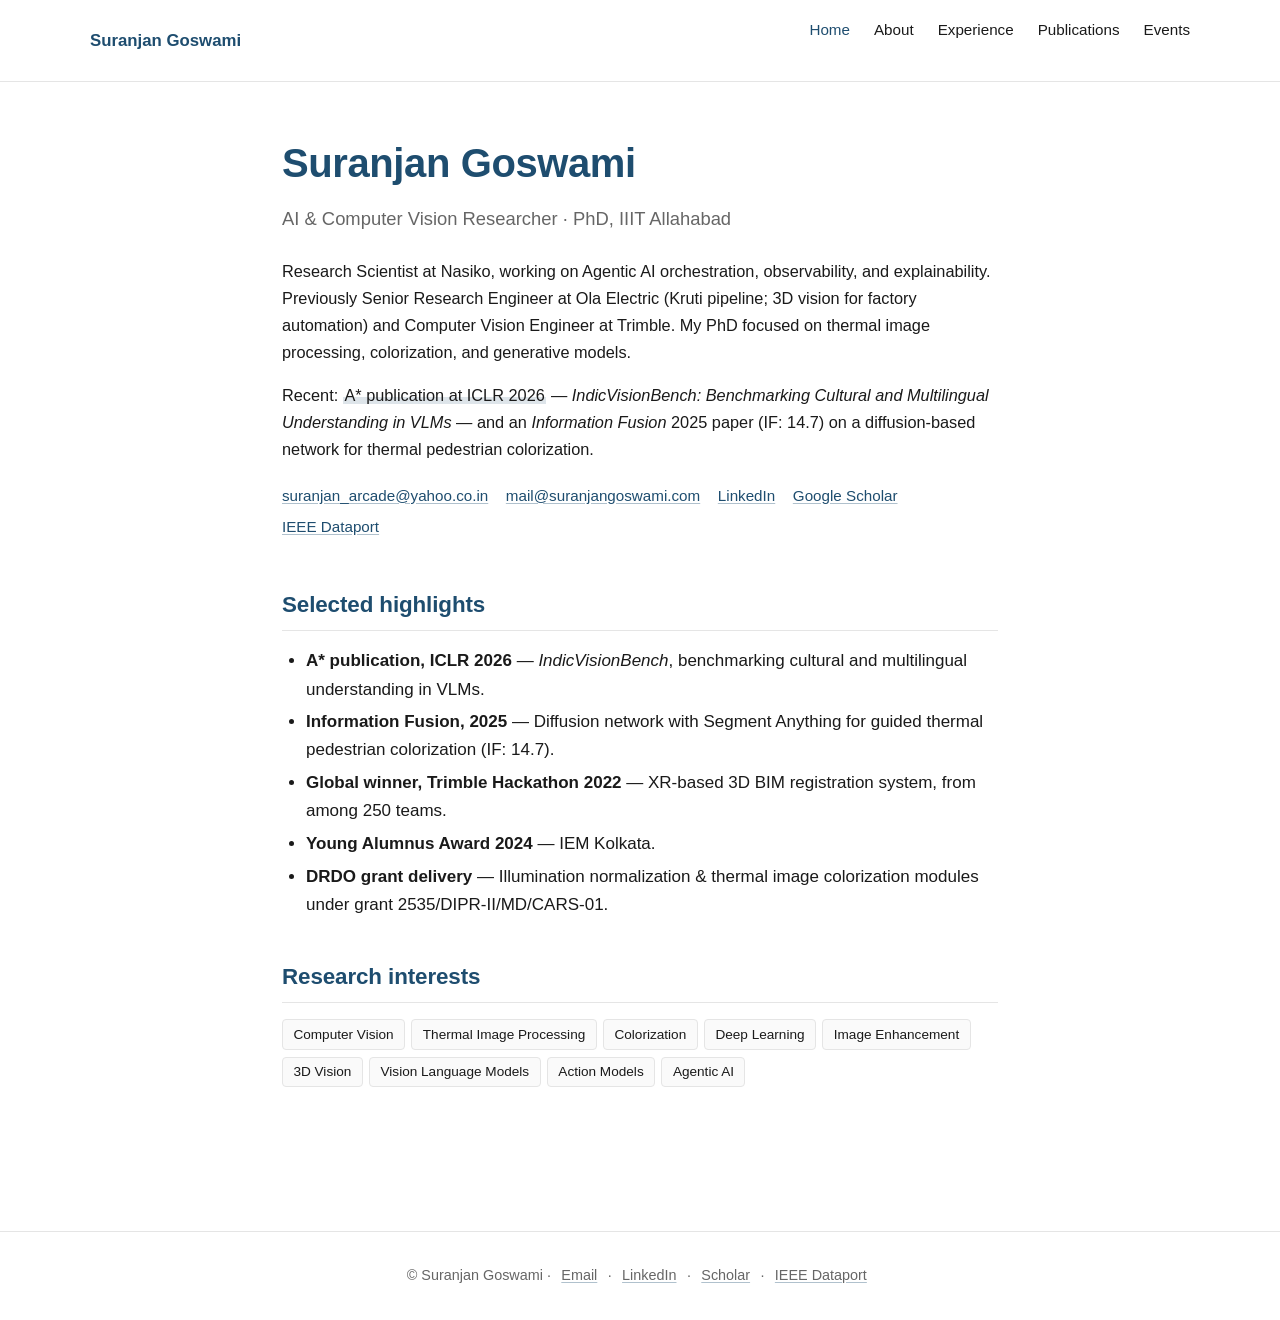
<file: index.html>
<!doctype html>
<html lang="en">
<head>
  <meta charset="utf-8">
  <meta name="viewport" content="width=device-width, initial-scale=1">
  <title>Suranjan Goswami — AI &amp; Computer Vision Researcher</title>
  <meta name="description" content="Suranjan Goswami — PhD, AI and Computer Vision researcher. Research Scientist at Nasiko. Agentic AI, 3D vision, thermal image processing. A* ICLR 2026 publication.">
  <link rel="stylesheet" href="/styles.css">
  <link rel="canonical" href="https://suranjangoswami.com/">
  <meta property="og:type" content="website">
  <meta property="og:url" content="https://suranjangoswami.com/">
  <meta property="og:title" content="Suranjan Goswami — AI &amp; Computer Vision Researcher">
  <meta property="og:description" content="Suranjan Goswami — PhD, AI and Computer Vision researcher. Research Scientist at Nasiko. Agentic AI, 3D vision, thermal image processing. A* ICLR 2026 publication.">
  <meta property="og:image" content="https://res.cloudinary.com/wbtgpw3v/image/upload/w_1200,h_630,c_fill,g_auto,f_auto,q_auto/talks/DSC00948">
  <meta property="og:image:width" content="1200">
  <meta property="og:image:height" content="630">
  <meta property="og:image:alt" content="Suranjan Goswami — AI &amp; Computer Vision Researcher · PhD, IIIT Allahabad">
  <meta name="twitter:card" content="summary_large_image">
  <meta name="twitter:title" content="Suranjan Goswami — AI &amp; Computer Vision Researcher">
  <meta name="twitter:description" content="Suranjan Goswami — PhD, AI and Computer Vision researcher. Research Scientist at Nasiko. Agentic AI, 3D vision, thermal image processing. A* ICLR 2026 publication.">
  <meta name="twitter:image" content="https://res.cloudinary.com/wbtgpw3v/image/upload/w_1200,h_630,c_fill,g_auto,f_auto,q_auto/talks/DSC00948">
</head>
<body>
<!-- ================================================================
     AUTO-GENERATED by sync.py from content/*.txt.
     Do NOT edit this HTML by hand — your changes will be overwritten
     the next time you run `python3 sync.py`.
     To change site content, edit the matching file in content/,
     then re-run sync.py.
     ================================================================ -->
  <nav>
    <div class="inner">
      <a href="/" class="brand">Suranjan Goswami</a>
      <ul>
        <li><a href="/" class="active">Home</a></li>
        <li><a href="/about/">About</a></li>
        <li><a href="/experience/">Experience</a></li>
        <li><a href="/publications/">Publications</a></li>
        <li><a href="/talks/">Events</a></li>
      </ul>
    </div>
  </nav>

  <main>
    <section class="hero">
      <h1>Suranjan Goswami</h1>
      <p class="tagline">AI &amp; Computer Vision Researcher · PhD, IIIT Allahabad</p>
      <p>Research Scientist at Nasiko, working on Agentic AI orchestration, observability, and explainability. Previously Senior Research Engineer at Ola Electric (Kruti pipeline; 3D vision for factory automation) and Computer Vision Engineer at Trimble. My PhD focused on thermal image processing, colorization, and generative models.</p>
      <p>Recent: <span class="highlight">A* publication at ICLR 2026</span> — <em>IndicVisionBench: Benchmarking Cultural and Multilingual Understanding in VLMs</em> — and an <em>Information Fusion</em> 2025 paper (IF: 14.7) on a diffusion-based network for thermal pedestrian colorization.</p>
      <div class="contact-links">
        <a href="mailto:suranjan_arcade@yahoo.co.in">suranjan_arcade@yahoo.co.in</a>
        <a href="mailto:mail@suranjangoswami.com">mail@suranjangoswami.com</a>
        <a href="https://www.linkedin.com/in/suranjan-goswami/">LinkedIn</a>
        <a href="https://scholar.google.com/citations?user=N1s3fL4AAAAJ&amp;hl=en">Google Scholar</a>
        <a href="https://ieee-dataport.org/authors/suranjan-goswami">IEEE Dataport</a>
      </div>
    </section>

    <section>
      <h2>Selected highlights</h2>
      <ul>
        <li><strong>A* publication, ICLR 2026</strong> — <em>IndicVisionBench</em>, benchmarking cultural and multilingual understanding in VLMs.</li>
        <li><strong>Information Fusion, 2025</strong> — Diffusion network with Segment Anything for guided thermal pedestrian colorization (IF: 14.7).</li>
        <li><strong>Global winner, Trimble Hackathon 2022</strong> — XR-based 3D BIM registration system, from among 250 teams.</li>
        <li><strong>Young Alumnus Award 2024</strong> — IEM Kolkata.</li>
        <li><strong>DRDO grant delivery</strong> — Illumination normalization &amp; thermal image colorization modules under grant 2535/DIPR-II/MD/CARS-01.</li>
      </ul>
    </section>

    <section>
      <h2>Research interests</h2>
      <div class="skill-tags">
        <span class="skill-tag">Computer Vision</span>
        <span class="skill-tag">Thermal Image Processing</span>
        <span class="skill-tag">Colorization</span>
        <span class="skill-tag">Deep Learning</span>
        <span class="skill-tag">Image Enhancement</span>
        <span class="skill-tag">3D Vision</span>
        <span class="skill-tag">Vision Language Models</span>
        <span class="skill-tag">Action Models</span>
        <span class="skill-tag">Agentic AI</span>
      </div>
    </section>
  </main>

  <footer>
    <div>
      © Suranjan Goswami ·
      <a href="mailto:suranjan_arcade@yahoo.co.in">Email</a> ·
      <a href="https://www.linkedin.com/in/suranjan-goswami/">LinkedIn</a> ·
      <a href="https://scholar.google.com/citations?user=N1s3fL4AAAAJ&amp;hl=en">Scholar</a> ·
      <a href="https://ieee-dataport.org/authors/suranjan-goswami">IEEE Dataport</a>
    </div>
  </footer>
</body>
</html>
</file>
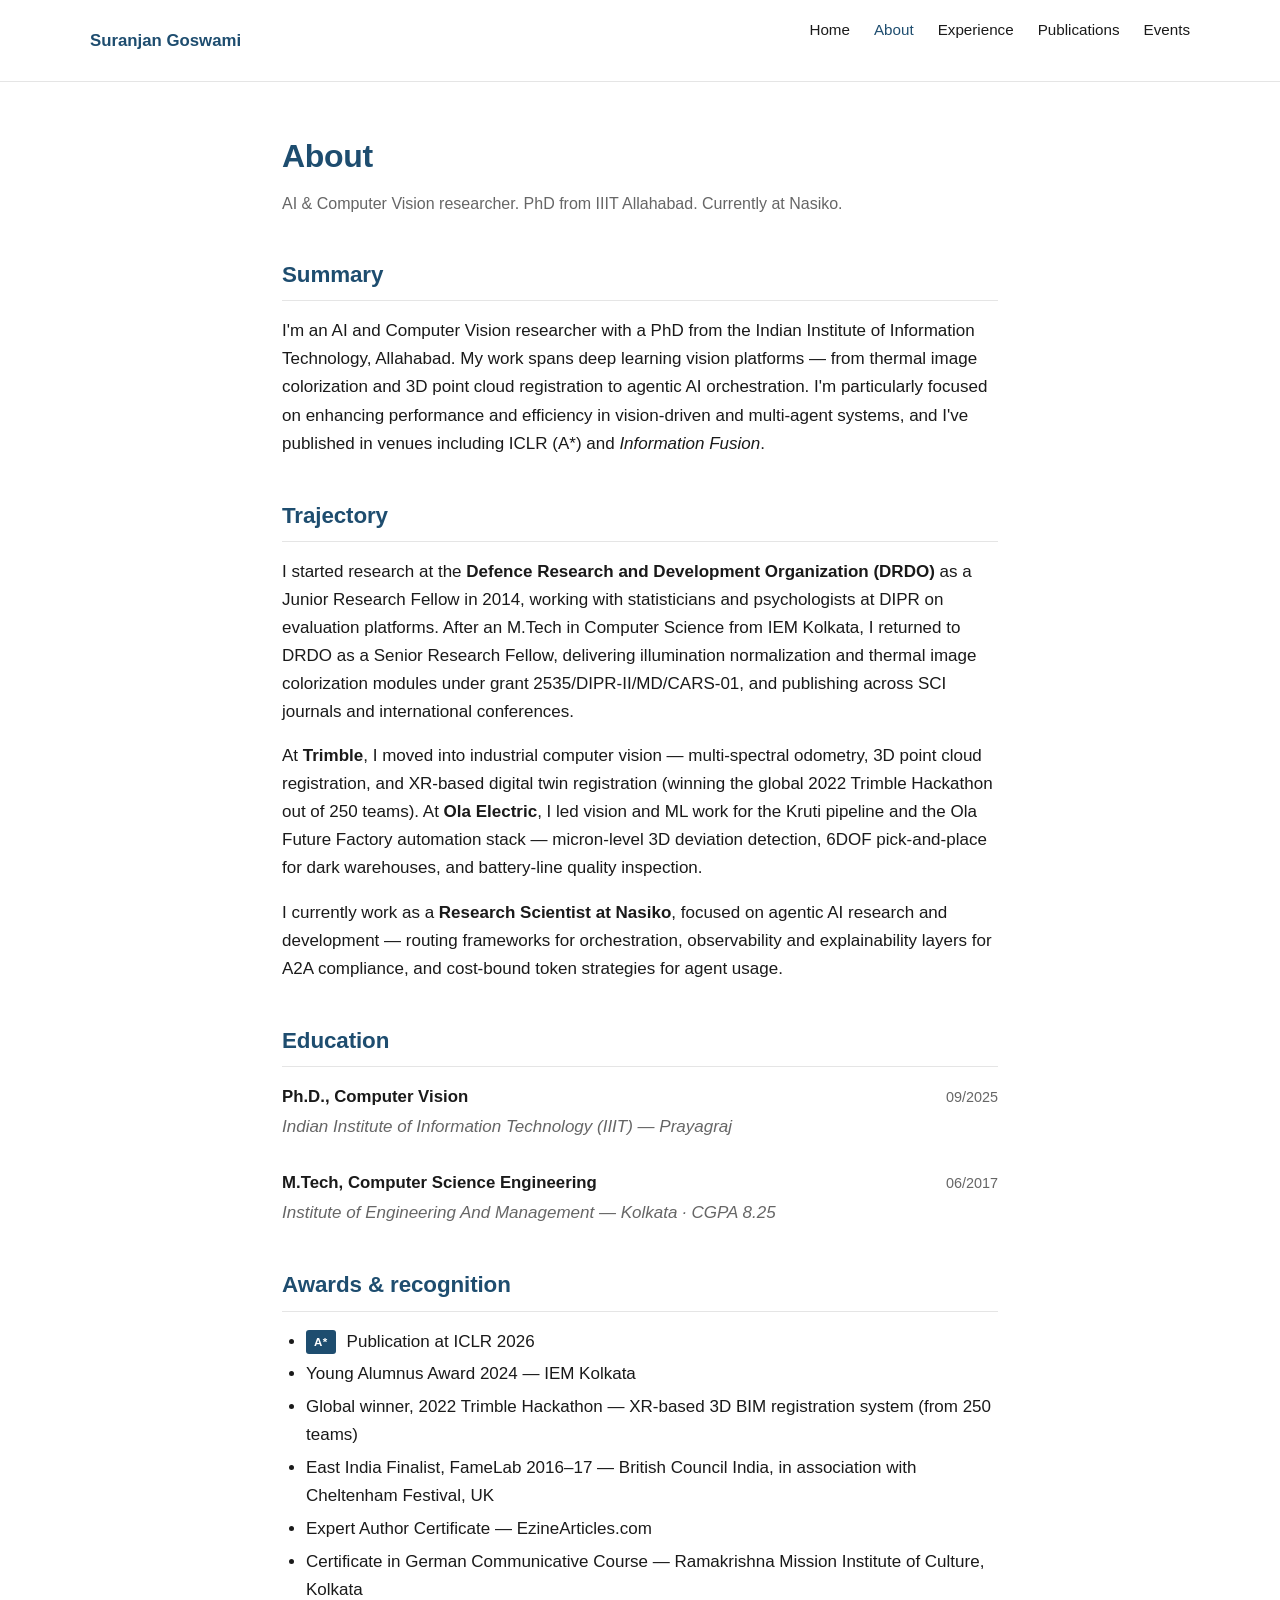
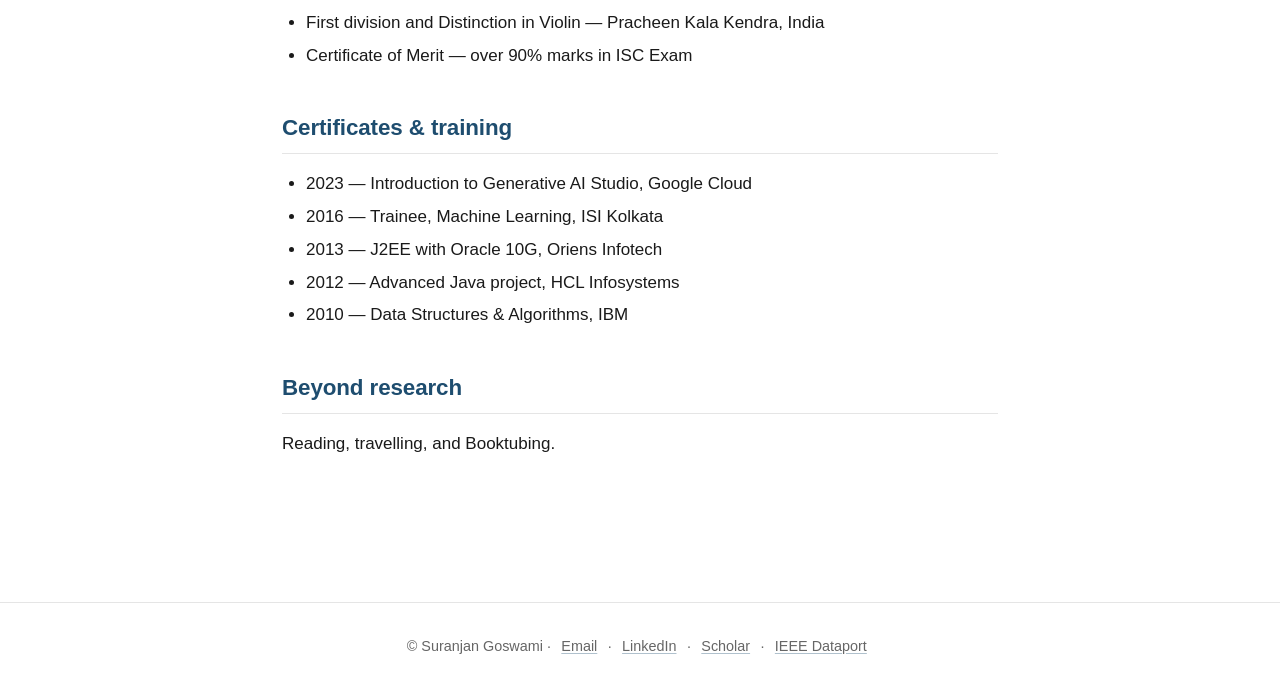
<file: about/index.html>
<!doctype html>
<html lang="en">
<head>
  <meta charset="utf-8">
  <meta name="viewport" content="width=device-width, initial-scale=1">
  <title>About — Suranjan Goswami</title>
  <meta name="description" content="About Suranjan Goswami — AI &amp; Computer Vision researcher, PhD from IIIT Allahabad. Background, education, awards, and hobbies.">
  <link rel="stylesheet" href="/styles.css">
  <link rel="canonical" href="https://suranjangoswami.com/about/">
  <meta property="og:type" content="website">
  <meta property="og:url" content="https://suranjangoswami.com/about/">
  <meta property="og:title" content="About — Suranjan Goswami">
  <meta property="og:description" content="About Suranjan Goswami — AI &amp; Computer Vision researcher, PhD from IIIT Allahabad. Background, education, awards, and hobbies.">
  <meta property="og:image" content="https://res.cloudinary.com/wbtgpw3v/image/upload/w_1200,h_630,c_fill,g_auto,f_auto,q_auto/talks/DSC00948">
  <meta property="og:image:width" content="1200">
  <meta property="og:image:height" content="630">
  <meta property="og:image:alt" content="Suranjan Goswami — AI &amp; Computer Vision Researcher · PhD, IIIT Allahabad">
  <meta name="twitter:card" content="summary_large_image">
  <meta name="twitter:title" content="About — Suranjan Goswami">
  <meta name="twitter:description" content="About Suranjan Goswami — AI &amp; Computer Vision researcher, PhD from IIIT Allahabad. Background, education, awards, and hobbies.">
  <meta name="twitter:image" content="https://res.cloudinary.com/wbtgpw3v/image/upload/w_1200,h_630,c_fill,g_auto,f_auto,q_auto/talks/DSC00948">
</head>
<body>
<!-- ================================================================
     AUTO-GENERATED by sync.py from content/*.txt.
     Do NOT edit this HTML by hand — your changes will be overwritten
     the next time you run `python3 sync.py`.
     To change site content, edit the matching file in content/,
     then re-run sync.py.
     ================================================================ -->
  <nav>
    <div class="inner">
      <a href="/" class="brand">Suranjan Goswami</a>
      <ul>
        <li><a href="/">Home</a></li>
        <li><a href="/about/" class="active">About</a></li>
        <li><a href="/experience/">Experience</a></li>
        <li><a href="/publications/">Publications</a></li>
        <li><a href="/talks/">Events</a></li>
      </ul>
    </div>
  </nav>

  <main>
    <h1>About</h1>
    <p class="section-lead">AI &amp; Computer Vision researcher. PhD from IIIT Allahabad. Currently at Nasiko.</p>

    <section>
      <h2>Summary</h2>
      <p>I&#x27;m an AI and Computer Vision researcher with a PhD from the Indian Institute of Information Technology, Allahabad. My work spans deep learning vision platforms — from thermal image colorization and 3D point cloud registration to agentic AI orchestration. I&#x27;m particularly focused on enhancing performance and efficiency in vision-driven and multi-agent systems, and I&#x27;ve published in venues including ICLR (A*) and <em>Information Fusion</em>.</p>
    </section>

    <section>
      <h2>Trajectory</h2>
      <p>I started research at the <strong>Defence Research and Development Organization (DRDO)</strong> as a Junior Research Fellow in 2014, working with statisticians and psychologists at DIPR on evaluation platforms. After an M.Tech in Computer Science from IEM Kolkata, I returned to DRDO as a Senior Research Fellow, delivering illumination normalization and thermal image colorization modules under grant 2535/DIPR-II/MD/CARS-01, and publishing across SCI journals and international conferences.</p>
      <p>At <strong>Trimble</strong>, I moved into industrial computer vision — multi-spectral odometry, 3D point cloud registration, and XR-based digital twin registration (winning the global 2022 Trimble Hackathon out of 250 teams). At <strong>Ola Electric</strong>, I led vision and ML work for the Kruti pipeline and the Ola Future Factory automation stack — micron-level 3D deviation detection, 6DOF pick-and-place for dark warehouses, and battery-line quality inspection.</p>
      <p>I currently work as a <strong>Research Scientist at Nasiko</strong>, focused on agentic AI research and development — routing frameworks for orchestration, observability and explainability layers for A2A compliance, and cost-bound token strategies for agent usage.</p>
    </section>

    <section>
      <h2>Education</h2>
      <div class="job">
        <div class="job-header">
          <span class="job-title">Ph.D., Computer Vision</span>
          <span class="job-dates">09/2025</span>
        </div>
        <div class="job-org">Indian Institute of Information Technology (IIIT) — Prayagraj</div>
      </div>
      <div class="job">
        <div class="job-header">
          <span class="job-title">M.Tech, Computer Science Engineering</span>
          <span class="job-dates">06/2017</span>
        </div>
        <div class="job-org">Institute of Engineering And Management — Kolkata · CGPA 8.25</div>
      </div>
    </section>

    <section>
      <h2>Awards &amp; recognition</h2>
      <ul>
        <li><span class="badge">A*</span> Publication at ICLR 2026</li>
        <li>Young Alumnus Award 2024 — IEM Kolkata</li>
        <li>Global winner, 2022 Trimble Hackathon — XR-based 3D BIM registration system (from 250 teams)</li>
        <li>East India Finalist, FameLab 2016–17 — British Council India, in association with Cheltenham Festival, UK</li>
        <li>Expert Author Certificate — EzineArticles.com</li>
        <li>Certificate in German Communicative Course — Ramakrishna Mission Institute of Culture, Kolkata</li>
        <li>First division and Distinction in Violin — Pracheen Kala Kendra, India</li>
        <li>Certificate of Merit — over 90% marks in ISC Exam</li>
      </ul>
    </section>

    <section>
      <h2>Certificates &amp; training</h2>
      <ul>
        <li>2023 — Introduction to Generative AI Studio, Google Cloud</li>
        <li>2016 — Trainee, Machine Learning, ISI Kolkata</li>
        <li>2013 — J2EE with Oracle 10G, Oriens Infotech</li>
        <li>2012 — Advanced Java project, HCL Infosystems</li>
        <li>2010 — Data Structures &amp; Algorithms, IBM</li>
      </ul>
    </section>

    <section>
      <h2>Beyond research</h2>
      <p>Reading, travelling, and Booktubing.</p>
    </section>
  </main>

  <footer>
    <div>
      © Suranjan Goswami ·
      <a href="mailto:suranjan_arcade@yahoo.co.in">Email</a> ·
      <a href="https://www.linkedin.com/in/suranjan-goswami/">LinkedIn</a> ·
      <a href="https://scholar.google.com/citations?user=N1s3fL4AAAAJ&amp;hl=en">Scholar</a> ·
      <a href="https://ieee-dataport.org/authors/suranjan-goswami">IEEE Dataport</a>
    </div>
  </footer>
</body>
</html>
</file>
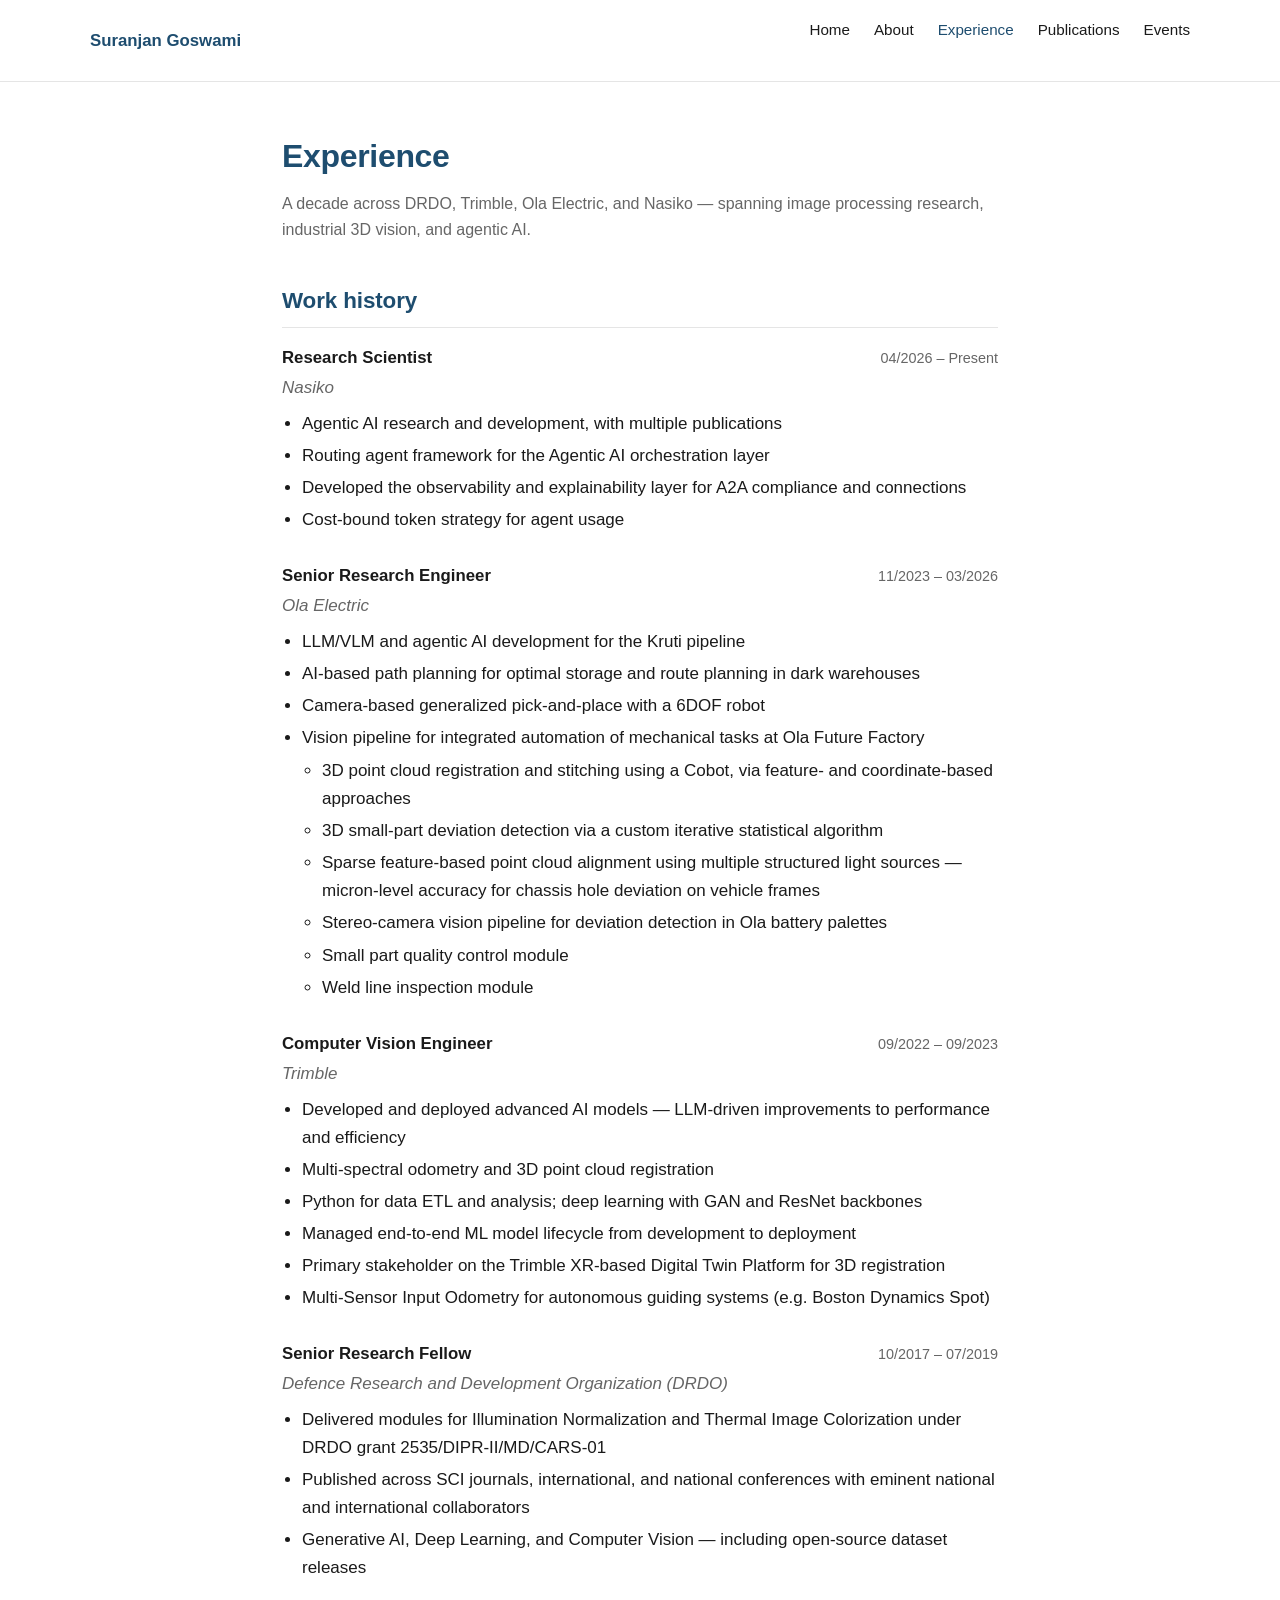
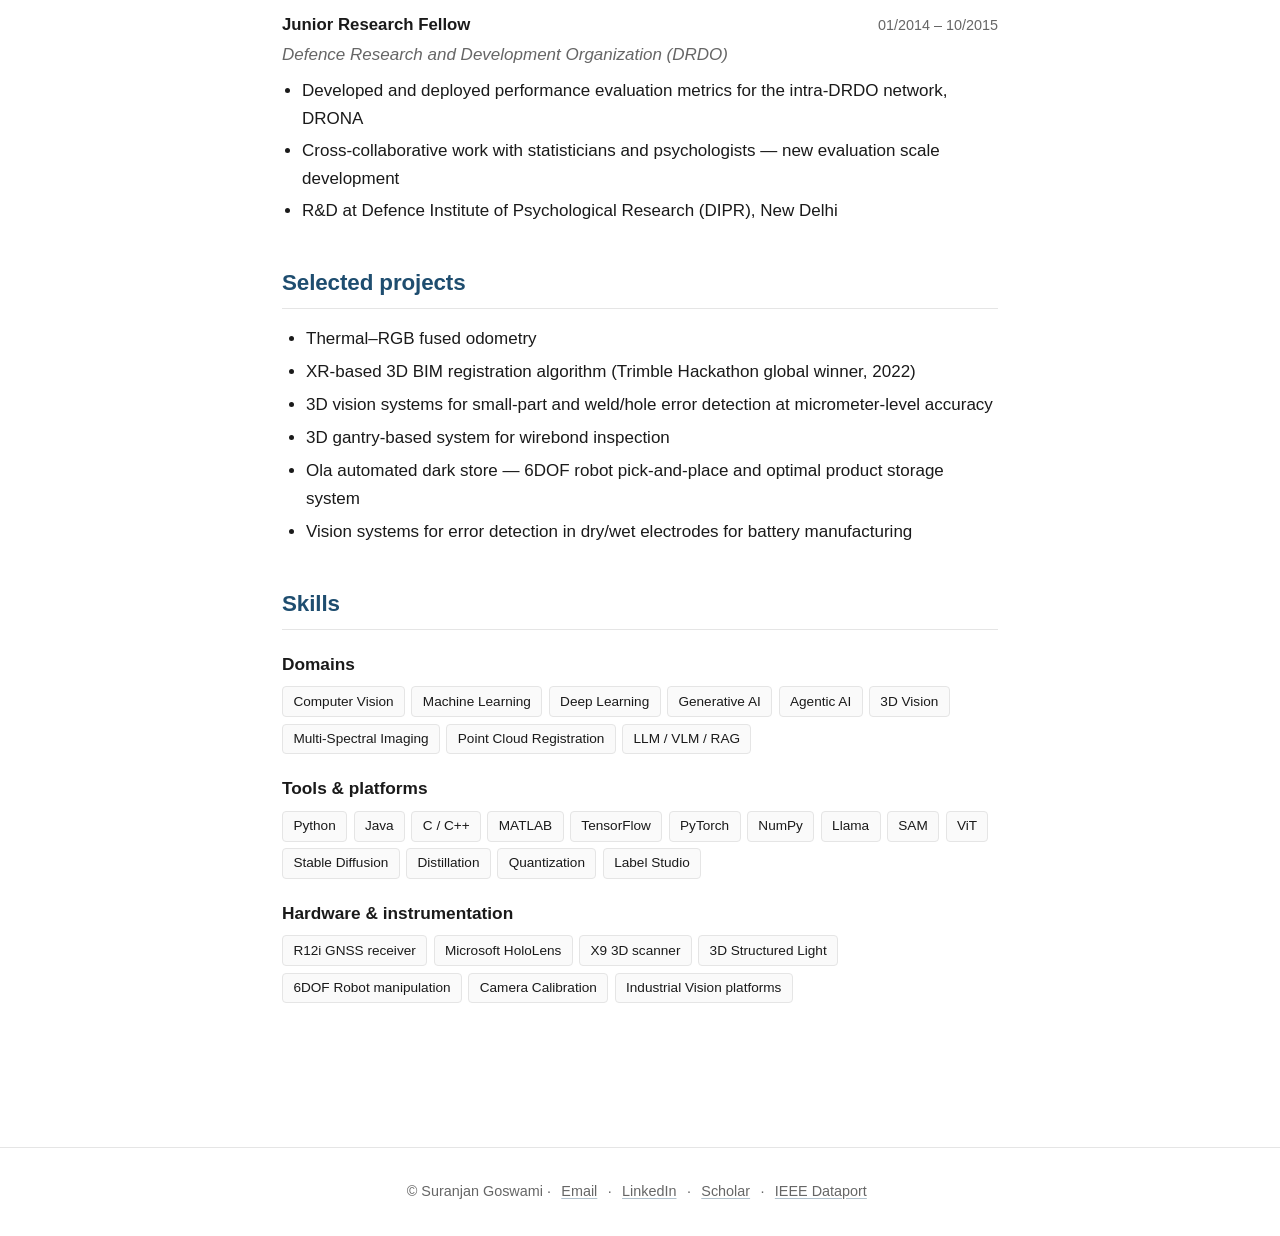
<file: experience/index.html>
<!doctype html>
<html lang="en">
<head>
  <meta charset="utf-8">
  <meta name="viewport" content="width=device-width, initial-scale=1">
  <title>Experience — Suranjan Goswami</title>
  <meta name="description" content="Suranjan Goswami&#x27;s work experience — Nasiko, Ola Electric, Trimble, DRDO. Agentic AI, 3D vision, multi-spectral odometry, thermal imaging.">
  <link rel="stylesheet" href="/styles.css">
  <link rel="canonical" href="https://suranjangoswami.com/experience/">
  <meta property="og:type" content="website">
  <meta property="og:url" content="https://suranjangoswami.com/experience/">
  <meta property="og:title" content="Experience — Suranjan Goswami">
  <meta property="og:description" content="Suranjan Goswami&#x27;s work experience — Nasiko, Ola Electric, Trimble, DRDO. Agentic AI, 3D vision, multi-spectral odometry, thermal imaging.">
  <meta property="og:image" content="https://res.cloudinary.com/wbtgpw3v/image/upload/w_1200,h_630,c_fill,g_auto,f_auto,q_auto/talks/DSC00948">
  <meta property="og:image:width" content="1200">
  <meta property="og:image:height" content="630">
  <meta property="og:image:alt" content="Suranjan Goswami — AI &amp; Computer Vision Researcher · PhD, IIIT Allahabad">
  <meta name="twitter:card" content="summary_large_image">
  <meta name="twitter:title" content="Experience — Suranjan Goswami">
  <meta name="twitter:description" content="Suranjan Goswami&#x27;s work experience — Nasiko, Ola Electric, Trimble, DRDO. Agentic AI, 3D vision, multi-spectral odometry, thermal imaging.">
  <meta name="twitter:image" content="https://res.cloudinary.com/wbtgpw3v/image/upload/w_1200,h_630,c_fill,g_auto,f_auto,q_auto/talks/DSC00948">
</head>
<body>
<!-- ================================================================
     AUTO-GENERATED by sync.py from content/*.txt.
     Do NOT edit this HTML by hand — your changes will be overwritten
     the next time you run `python3 sync.py`.
     To change site content, edit the matching file in content/,
     then re-run sync.py.
     ================================================================ -->
  <nav>
    <div class="inner">
      <a href="/" class="brand">Suranjan Goswami</a>
      <ul>
        <li><a href="/">Home</a></li>
        <li><a href="/about/">About</a></li>
        <li><a href="/experience/" class="active">Experience</a></li>
        <li><a href="/publications/">Publications</a></li>
        <li><a href="/talks/">Events</a></li>
      </ul>
    </div>
  </nav>

  <main>
    <h1>Experience</h1>
    <p class="section-lead">A decade across DRDO, Trimble, Ola Electric, and Nasiko — spanning image processing research, industrial 3D vision, and agentic AI.</p>

    <section>
      <h2>Work history</h2>

      <div class="job">
        <div class="job-header">
          <span class="job-title">Research Scientist</span>
          <span class="job-dates">04/2026 – Present</span>
        </div>
        <div class="job-org">Nasiko</div>
        <ul>
          <li>Agentic AI research and development, with multiple publications</li>
          <li>Routing agent framework for the Agentic AI orchestration layer</li>
          <li>Developed the observability and explainability layer for A2A compliance and connections</li>
          <li>Cost-bound token strategy for agent usage</li>
        </ul>
      </div>

      <div class="job">
        <div class="job-header">
          <span class="job-title">Senior Research Engineer</span>
          <span class="job-dates">11/2023 – 03/2026</span>
        </div>
        <div class="job-org">Ola Electric</div>
        <ul>
          <li>LLM/VLM and agentic AI development for the Kruti pipeline</li>
          <li>AI-based path planning for optimal storage and route planning in dark warehouses</li>
          <li>Camera-based generalized pick-and-place with a 6DOF robot</li>
          <li>Vision pipeline for integrated automation of mechanical tasks at Ola Future Factory
            <ul>
              <li>3D point cloud registration and stitching using a Cobot, via feature- and coordinate-based approaches</li>
              <li>3D small-part deviation detection via a custom iterative statistical algorithm</li>
              <li>Sparse feature-based point cloud alignment using multiple structured light sources — micron-level accuracy for chassis hole deviation on vehicle frames</li>
              <li>Stereo-camera vision pipeline for deviation detection in Ola battery palettes</li>
              <li>Small part quality control module</li>
              <li>Weld line inspection module</li>
            </ul>
          </li>
        </ul>
      </div>

      <div class="job">
        <div class="job-header">
          <span class="job-title">Computer Vision Engineer</span>
          <span class="job-dates">09/2022 – 09/2023</span>
        </div>
        <div class="job-org">Trimble</div>
        <ul>
          <li>Developed and deployed advanced AI models — LLM-driven improvements to performance and efficiency</li>
          <li>Multi-spectral odometry and 3D point cloud registration</li>
          <li>Python for data ETL and analysis; deep learning with GAN and ResNet backbones</li>
          <li>Managed end-to-end ML model lifecycle from development to deployment</li>
          <li>Primary stakeholder on the Trimble XR-based Digital Twin Platform for 3D registration</li>
          <li>Multi-Sensor Input Odometry for autonomous guiding systems (e.g. Boston Dynamics Spot)</li>
        </ul>
      </div>

      <div class="job">
        <div class="job-header">
          <span class="job-title">Senior Research Fellow</span>
          <span class="job-dates">10/2017 – 07/2019</span>
        </div>
        <div class="job-org">Defence Research and Development Organization (DRDO)</div>
        <ul>
          <li>Delivered modules for Illumination Normalization and Thermal Image Colorization under DRDO grant 2535/DIPR-II/MD/CARS-01</li>
          <li>Published across SCI journals, international, and national conferences with eminent national and international collaborators</li>
          <li>Generative AI, Deep Learning, and Computer Vision — including open-source dataset releases</li>
        </ul>
      </div>

      <div class="job">
        <div class="job-header">
          <span class="job-title">Junior Research Fellow</span>
          <span class="job-dates">01/2014 – 10/2015</span>
        </div>
        <div class="job-org">Defence Research and Development Organization (DRDO)</div>
        <ul>
          <li>Developed and deployed performance evaluation metrics for the intra-DRDO network, DRONA</li>
          <li>Cross-collaborative work with statisticians and psychologists — new evaluation scale development</li>
          <li>R&amp;D at Defence Institute of Psychological Research (DIPR), New Delhi</li>
        </ul>
      </div>
    </section>

    <section>
      <h2>Selected projects</h2>
      <ul>
        <li>Thermal–RGB fused odometry</li>
        <li>XR-based 3D BIM registration algorithm (Trimble Hackathon global winner, 2022)</li>
        <li>3D vision systems for small-part and weld/hole error detection at micrometer-level accuracy</li>
        <li>3D gantry-based system for wirebond inspection</li>
        <li>Ola automated dark store — 6DOF robot pick-and-place and optimal product storage system</li>
        <li>Vision systems for error detection in dry/wet electrodes for battery manufacturing</li>
      </ul>
    </section>

    <section>
      <h2>Skills</h2>
      <h3>Domains</h3>
      <div class="skill-tags">
        <span class="skill-tag">Computer Vision</span>
        <span class="skill-tag">Machine Learning</span>
        <span class="skill-tag">Deep Learning</span>
        <span class="skill-tag">Generative AI</span>
        <span class="skill-tag">Agentic AI</span>
        <span class="skill-tag">3D Vision</span>
        <span class="skill-tag">Multi-Spectral Imaging</span>
        <span class="skill-tag">Point Cloud Registration</span>
        <span class="skill-tag">LLM / VLM / RAG</span>
      </div>
      <h3>Tools &amp; platforms</h3>
      <div class="skill-tags">
        <span class="skill-tag">Python</span>
        <span class="skill-tag">Java</span>
        <span class="skill-tag">C / C++</span>
        <span class="skill-tag">MATLAB</span>
        <span class="skill-tag">TensorFlow</span>
        <span class="skill-tag">PyTorch</span>
        <span class="skill-tag">NumPy</span>
        <span class="skill-tag">Llama</span>
        <span class="skill-tag">SAM</span>
        <span class="skill-tag">ViT</span>
        <span class="skill-tag">Stable Diffusion</span>
        <span class="skill-tag">Distillation</span>
        <span class="skill-tag">Quantization</span>
        <span class="skill-tag">Label Studio</span>
      </div>
      <h3>Hardware &amp; instrumentation</h3>
      <div class="skill-tags">
        <span class="skill-tag">R12i GNSS receiver</span>
        <span class="skill-tag">Microsoft HoloLens</span>
        <span class="skill-tag">X9 3D scanner</span>
        <span class="skill-tag">3D Structured Light</span>
        <span class="skill-tag">6DOF Robot manipulation</span>
        <span class="skill-tag">Camera Calibration</span>
        <span class="skill-tag">Industrial Vision platforms</span>
      </div>
    </section>
  </main>

  <footer>
    <div>
      © Suranjan Goswami ·
      <a href="mailto:suranjan_arcade@yahoo.co.in">Email</a> ·
      <a href="https://www.linkedin.com/in/suranjan-goswami/">LinkedIn</a> ·
      <a href="https://scholar.google.com/citations?user=N1s3fL4AAAAJ&amp;hl=en">Scholar</a> ·
      <a href="https://ieee-dataport.org/authors/suranjan-goswami">IEEE Dataport</a>
    </div>
  </footer>
</body>
</html>
</file>
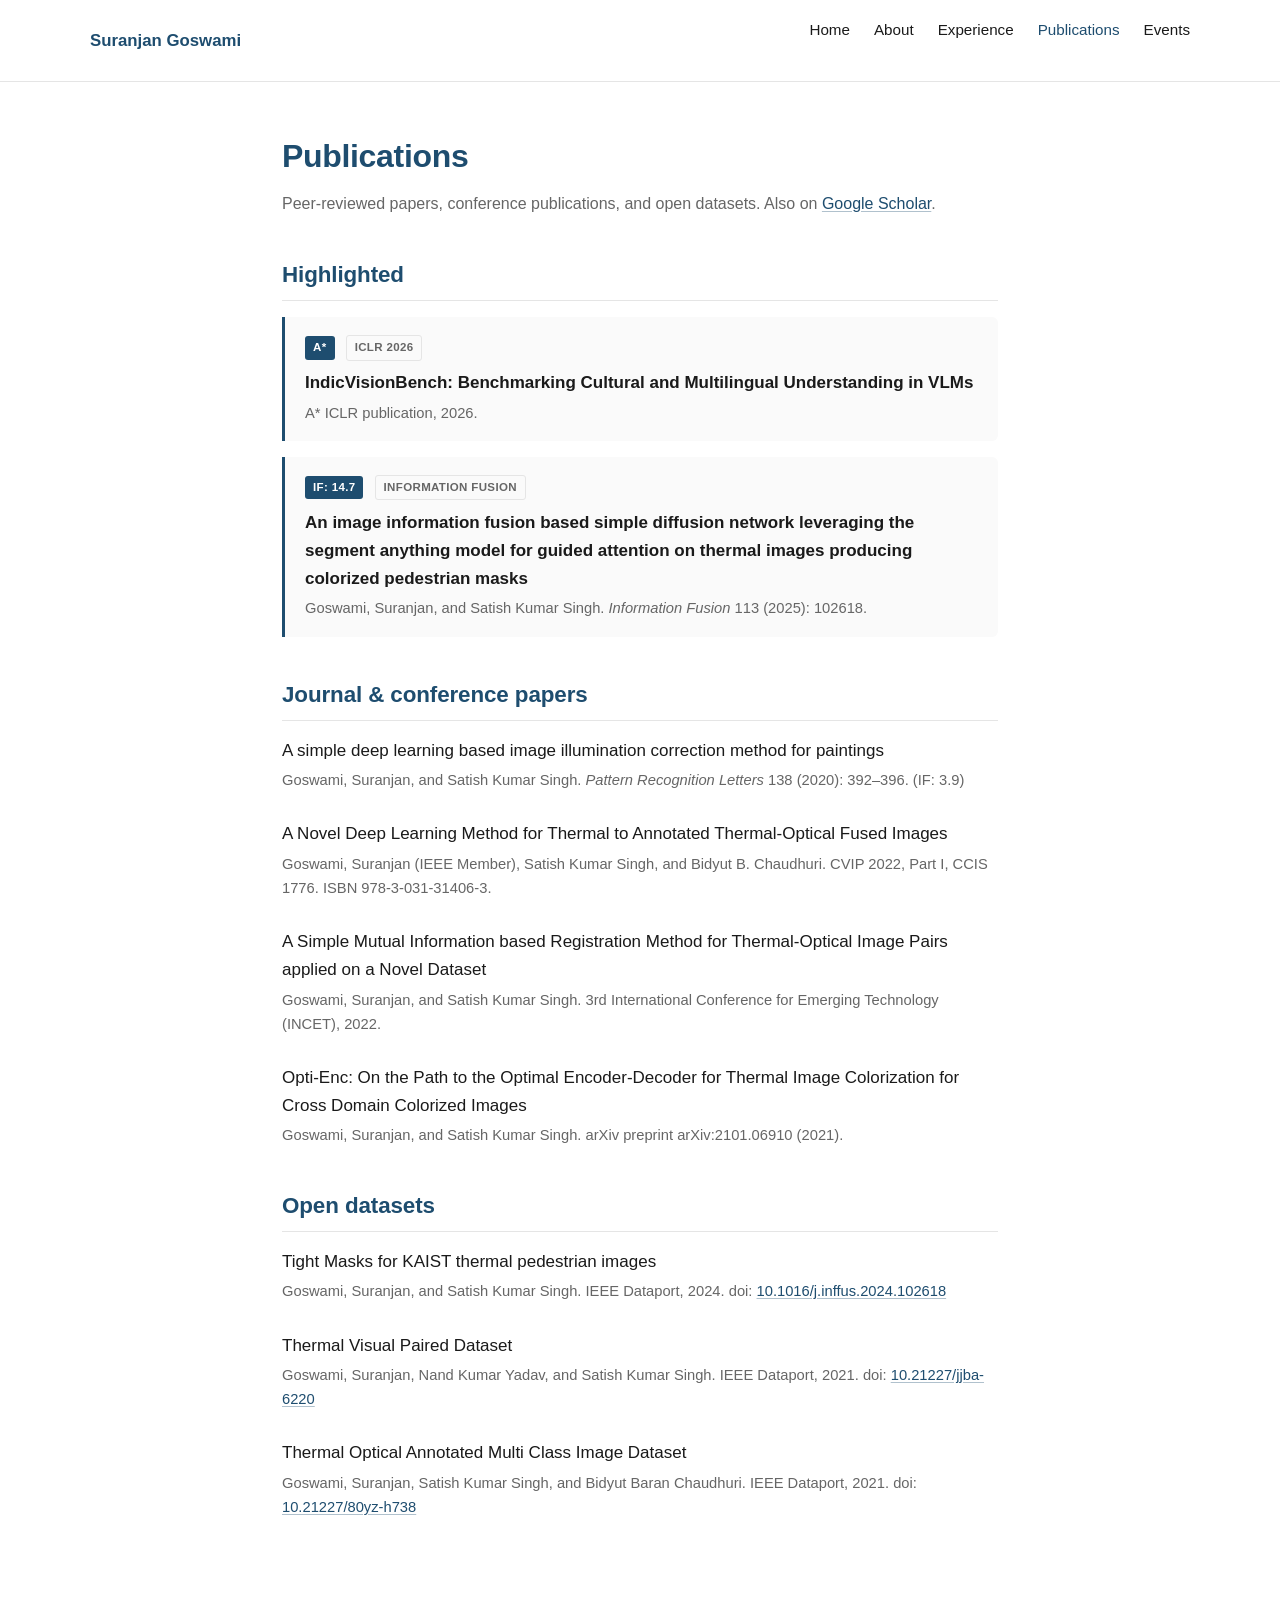
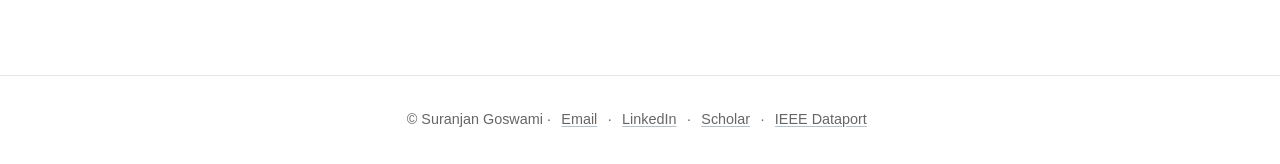
<file: publications/index.html>
<!doctype html>
<html lang="en">
<head>
  <meta charset="utf-8">
  <meta name="viewport" content="width=device-width, initial-scale=1">
  <title>Publications — Suranjan Goswami</title>
  <meta name="description" content="Publications by Suranjan Goswami — ICLR 2026 (A*), Information Fusion 2025 (IF: 14.7), Pattern Recognition Letters 2020, and IEEE Dataport releases.">
  <link rel="stylesheet" href="/styles.css">
  <link rel="canonical" href="https://suranjangoswami.com/publications/">
  <meta property="og:type" content="website">
  <meta property="og:url" content="https://suranjangoswami.com/publications/">
  <meta property="og:title" content="Publications — Suranjan Goswami">
  <meta property="og:description" content="Publications by Suranjan Goswami — ICLR 2026 (A*), Information Fusion 2025 (IF: 14.7), Pattern Recognition Letters 2020, and IEEE Dataport releases.">
  <meta property="og:image" content="https://res.cloudinary.com/wbtgpw3v/image/upload/w_1200,h_630,c_fill,g_auto,f_auto,q_auto/talks/DSC00948">
  <meta property="og:image:width" content="1200">
  <meta property="og:image:height" content="630">
  <meta property="og:image:alt" content="Suranjan Goswami — AI &amp; Computer Vision Researcher · PhD, IIIT Allahabad">
  <meta name="twitter:card" content="summary_large_image">
  <meta name="twitter:title" content="Publications — Suranjan Goswami">
  <meta name="twitter:description" content="Publications by Suranjan Goswami — ICLR 2026 (A*), Information Fusion 2025 (IF: 14.7), Pattern Recognition Letters 2020, and IEEE Dataport releases.">
  <meta name="twitter:image" content="https://res.cloudinary.com/wbtgpw3v/image/upload/w_1200,h_630,c_fill,g_auto,f_auto,q_auto/talks/DSC00948">
</head>
<body>
<!-- ================================================================
     AUTO-GENERATED by sync.py from content/*.txt.
     Do NOT edit this HTML by hand — your changes will be overwritten
     the next time you run `python3 sync.py`.
     To change site content, edit the matching file in content/,
     then re-run sync.py.
     ================================================================ -->
  <nav>
    <div class="inner">
      <a href="/" class="brand">Suranjan Goswami</a>
      <ul>
        <li><a href="/">Home</a></li>
        <li><a href="/about/">About</a></li>
        <li><a href="/experience/">Experience</a></li>
        <li><a href="/publications/" class="active">Publications</a></li>
        <li><a href="/talks/">Events</a></li>
      </ul>
    </div>
  </nav>

  <main>
    <h1>Publications</h1>
    <p class="section-lead">Peer-reviewed papers, conference publications, and open datasets. Also on <a href="https://scholar.google.com/citations?user=N1s3fL4AAAAJ&amp;amp;hl=en">Google Scholar</a>.</p>

    <section>
      <h2>Highlighted</h2>

      <div class="pub-highlight">
        <div><span class="badge">A*</span> <span class="badge muted">ICLR 2026</span></div>
        <div class="pub-title" style="margin-top: 0.5rem;">IndicVisionBench: Benchmarking Cultural and Multilingual Understanding in VLMs</div>
        <div class="pub-meta">A* ICLR publication, 2026.</div>
      </div>

      <div class="pub-highlight">
        <div><span class="badge">IF: 14.7</span> <span class="badge muted">Information Fusion</span></div>
        <div class="pub-title" style="margin-top: 0.5rem;">An image information fusion based simple diffusion network leveraging the segment anything model for guided attention on thermal images producing colorized pedestrian masks</div>
        <div class="pub-meta">Goswami, Suranjan, and Satish Kumar Singh. <em>Information Fusion</em> 113 (2025): 102618.</div>
      </div>
    </section>

    <section>
      <h2>Journal &amp; conference papers</h2>

      <div class="publication">
        <div class="pub-title">A simple deep learning based image illumination correction method for paintings</div>
        <div class="pub-meta">Goswami, Suranjan, and Satish Kumar Singh. <em>Pattern Recognition Letters</em> 138 (2020): 392–396. (IF: 3.9)</div>
      </div>

      <div class="publication">
        <div class="pub-title">A Novel Deep Learning Method for Thermal to Annotated Thermal-Optical Fused Images</div>
        <div class="pub-meta">Goswami, Suranjan (IEEE Member), Satish Kumar Singh, and Bidyut B. Chaudhuri. CVIP 2022, Part I, CCIS 1776. ISBN 978-3-031-31406-3.</div>
      </div>

      <div class="publication">
        <div class="pub-title">A Simple Mutual Information based Registration Method for Thermal-Optical Image Pairs applied on a Novel Dataset</div>
        <div class="pub-meta">Goswami, Suranjan, and Satish Kumar Singh. 3rd International Conference for Emerging Technology (INCET), 2022.</div>
      </div>

      <div class="publication">
        <div class="pub-title">Opti-Enc: On the Path to the Optimal Encoder-Decoder for Thermal Image Colorization for Cross Domain Colorized Images</div>
        <div class="pub-meta">Goswami, Suranjan, and Satish Kumar Singh. arXiv preprint arXiv:2101.06910 (2021).</div>
      </div>
    </section>

    <section>
      <h2>Open datasets</h2>

      <div class="publication">
        <div class="pub-title">Tight Masks for KAIST thermal pedestrian images</div>
        <div class="pub-meta">Goswami, Suranjan, and Satish Kumar Singh. IEEE Dataport, 2024. doi: <a href="https://doi.org/10.1016/j.inffus.2024.102618">10.1016/j.inffus.2024.102618</a></div>
      </div>

      <div class="publication">
        <div class="pub-title">Thermal Visual Paired Dataset</div>
        <div class="pub-meta">Goswami, Suranjan, Nand Kumar Yadav, and Satish Kumar Singh. IEEE Dataport, 2021. doi: <a href="https://dx.doi.org/10.21227/jjba-6220">10.21227/jjba-6220</a></div>
      </div>

      <div class="publication">
        <div class="pub-title">Thermal Optical Annotated Multi Class Image Dataset</div>
        <div class="pub-meta">Goswami, Suranjan, Satish Kumar Singh, and Bidyut Baran Chaudhuri. IEEE Dataport, 2021. doi: <a href="https://dx.doi.org/10.21227/80yz-h738">10.21227/80yz-h738</a></div>
      </div>
    </section>
  </main>

  <footer>
    <div>
      © Suranjan Goswami ·
      <a href="mailto:suranjan_arcade@yahoo.co.in">Email</a> ·
      <a href="https://www.linkedin.com/in/suranjan-goswami/">LinkedIn</a> ·
      <a href="https://scholar.google.com/citations?user=N1s3fL4AAAAJ&amp;hl=en">Scholar</a> ·
      <a href="https://ieee-dataport.org/authors/suranjan-goswami">IEEE Dataport</a>
    </div>
  </footer>
</body>
</html>
</file>
<file: styles.css>
:root {
  --accent: #1e4d6f;
  --accent-hover: #2a6890;
  --text: #1a1a1a;
  --muted: #666;
  --border: #e5e5e5;
  --bg: #ffffff;
  --card-bg: #fafafa;
  --max-width: 780px;
}

* { box-sizing: border-box; margin: 0; padding: 0; }

html { scroll-behavior: smooth; }

body {
  font-family: -apple-system, BlinkMacSystemFont, "Segoe UI", Roboto, Helvetica, Arial, sans-serif;
  color: var(--text);
  background: var(--bg);
  line-height: 1.65;
  font-size: 17px;
  -webkit-font-smoothing: antialiased;
}

nav {
  border-bottom: 1px solid var(--border);
  padding: 1rem 2rem;
  position: sticky;
  top: 0;
  background: rgba(255, 255, 255, 0.95);
  backdrop-filter: saturate(180%) blur(8px);
  z-index: 10;
}
nav .inner {
  max-width: 1100px;
  margin: 0 auto;
  display: flex;
  justify-content: space-between;
  align-items: center;
  gap: 1rem;
}
nav .brand {
  font-weight: 700;
  color: var(--accent);
  text-decoration: none;
  font-size: 1.05rem;
  white-space: nowrap;
}
nav ul {
  display: flex;
  gap: 1.5rem;
  list-style: none;
  flex-wrap: wrap;
}
nav a {
  color: var(--text);
  text-decoration: none;
  font-size: 0.95rem;
  transition: color 0.15s;
}
nav a:hover, nav a.active {
  color: var(--accent);
}

main {
  max-width: var(--max-width);
  margin: 0 auto;
  padding: 3rem 2rem 5rem;
}

main.wide {
  max-width: 1100px;
}

h1 {
  font-size: 2rem;
  margin-bottom: 0.5rem;
  color: var(--accent);
  letter-spacing: -0.01em;
}
h2 {
  font-size: 1.4rem;
  margin: 2.5rem 0 1rem;
  padding-bottom: 0.4rem;
  border-bottom: 1px solid var(--border);
  color: var(--accent);
  letter-spacing: -0.005em;
}
h3 {
  font-size: 1.08rem;
  margin: 1.25rem 0 0.4rem;
}

p {
  margin-bottom: 1rem;
}

ul, ol {
  margin-bottom: 1rem;
  padding-left: 1.5rem;
}
ul li, ol li {
  margin-bottom: 0.3rem;
}

a {
  color: var(--accent);
  text-decoration: underline;
  text-decoration-color: rgba(30, 77, 111, 0.35);
  text-underline-offset: 2px;
}
a:hover {
  text-decoration-color: currentColor;
}

.job, .publication {
  margin-bottom: 1.75rem;
}
.job-header {
  display: flex;
  justify-content: space-between;
  flex-wrap: wrap;
  align-items: baseline;
  gap: 0.5rem;
  margin-bottom: 0.15rem;
}
.job-title {
  font-weight: 600;
  font-size: 1.05rem;
}
.job-dates {
  color: var(--muted);
  font-size: 0.9rem;
  font-variant-numeric: tabular-nums;
}
.job-org {
  color: var(--muted);
  font-style: italic;
  margin-bottom: 0.5rem;
}
.job ul {
  padding-left: 1.25rem;
}
.job ul li {
  margin-bottom: 0.25rem;
}
.job ul ul {
  margin-top: 0.3rem;
  margin-bottom: 0.5rem;
}

.highlight {
  background: linear-gradient(transparent 60%, rgba(30, 77, 111, 0.15) 60%);
  font-weight: 500;
  padding: 0 0.1em;
}

.badge {
  display: inline-block;
  font-size: 0.72rem;
  padding: 0.15rem 0.5rem;
  background: var(--accent);
  color: white;
  border-radius: 3px;
  margin-right: 0.4rem;
  font-weight: 600;
  letter-spacing: 0.03em;
  text-transform: uppercase;
  vertical-align: middle;
}
.badge.muted {
  background: transparent;
  color: var(--muted);
  border: 1px solid var(--border);
}

.pub-title {
  font-weight: 500;
}
.pub-meta {
  color: var(--muted);
  font-size: 0.92rem;
  margin-top: 0.2rem;
}

footer {
  border-top: 1px solid var(--border);
  padding: 2rem;
  text-align: center;
  color: var(--muted);
  font-size: 0.9rem;
  margin-top: 3rem;
}
footer a {
  color: var(--muted);
  margin: 0 0.4rem;
}

/* Hero on home */
.hero {
  margin-bottom: 3rem;
}
.hero h1 {
  font-size: 2.5rem;
  margin-bottom: 0.5rem;
}
.hero .tagline {
  font-size: 1.15rem;
  color: var(--muted);
  margin-bottom: 1.5rem;
}
.hero p {
  font-size: 1.02rem;
}
.contact-links {
  display: flex;
  flex-wrap: wrap;
  gap: 0.4rem 1.1rem;
  margin-top: 1.25rem;
  font-size: 0.95rem;
}
.contact-links a {
  color: var(--accent);
}

.section-lead {
  color: var(--muted);
  font-size: 1rem;
  margin-bottom: 2rem;
}

/* Talks grid */
.talks-grid {
  display: grid;
  grid-template-columns: repeat(auto-fill, minmax(320px, 1fr));
  gap: 1.5rem;
  margin-top: 1.5rem;
}
.talk-card {
  background: var(--card-bg);
  border: 1px solid var(--border);
  border-radius: 8px;
  overflow: hidden;
  transition: transform 0.15s, box-shadow 0.15s;
  display: flex;
  flex-direction: column;
}
.talk-card:hover {
  transform: translateY(-2px);
  box-shadow: 0 6px 20px rgba(0, 0, 0, 0.08);
}
.talk-card .talk-img {
  width: 100%;
  aspect-ratio: 16 / 9;
  object-fit: cover;
  display: block;
  background: linear-gradient(135deg, #1e4d6f 0%, #2a6890 100%);
}

/* Multi-image gallery (used inside .talk-card) */
.talk-gallery {
  position: relative;
  aspect-ratio: 16 / 9;
  overflow: hidden;
  background: linear-gradient(135deg, #1e4d6f 0%, #2a6890 100%);
}
.talk-gallery-track {
  display: flex;
  overflow-x: auto;
  scroll-snap-type: x mandatory;
  scroll-behavior: smooth;
  height: 100%;
  scrollbar-width: none;
  -ms-overflow-style: none;
}
.talk-gallery-track::-webkit-scrollbar { display: none; }
.talk-gallery-track > img,
.talk-gallery-track > video {
  flex: 0 0 100%;
  width: 100%;
  height: 100%;
  object-fit: cover;
  scroll-snap-align: start;
  scroll-snap-stop: always;
  display: block;
  background: #000;
}

/* Image count badge (top-right of the gallery) */
.talk-gallery-count {
  position: absolute;
  top: 0.55rem;
  right: 0.6rem;
  background: rgba(0, 0, 0, 0.55);
  color: white;
  font-size: 0.72rem;
  padding: 0.18rem 0.55rem;
  border-radius: 999px;
  z-index: 2;
  backdrop-filter: blur(4px);
  -webkit-backdrop-filter: blur(4px);
  letter-spacing: 0.02em;
  font-variant-numeric: tabular-nums;
  pointer-events: none;
}

/* Dot indicators */
.talk-gallery-dots {
  position: absolute;
  bottom: 0.55rem;
  left: 50%;
  transform: translateX(-50%);
  display: flex;
  gap: 0.35rem;
  z-index: 2;
}
.talk-gallery-dots button {
  width: 7px;
  height: 7px;
  border-radius: 50%;
  border: none;
  background: rgba(255, 255, 255, 0.55);
  padding: 0;
  cursor: pointer;
  transition: background 0.15s, transform 0.15s;
}
.talk-gallery-dots button[aria-current="true"] {
  background: white;
  transform: scale(1.3);
}

/* Prev / next arrows (desktop hover only) */
.talk-gallery-prev,
.talk-gallery-next {
  position: absolute;
  top: 50%;
  transform: translateY(-50%);
  width: 34px;
  height: 34px;
  border-radius: 50%;
  border: none;
  background: rgba(0, 0, 0, 0.45);
  color: white;
  cursor: pointer;
  font-size: 1.15rem;
  line-height: 1;
  display: flex;
  align-items: center;
  justify-content: center;
  opacity: 0;
  transition: opacity 0.15s, background 0.15s;
  z-index: 2;
  padding: 0;
}
.talk-card:hover .talk-gallery-prev,
.talk-card:hover .talk-gallery-next,
.talk-gallery-prev:focus-visible,
.talk-gallery-next:focus-visible {
  opacity: 1;
}
.talk-gallery-prev { left: 0.5rem; }
.talk-gallery-next { right: 0.5rem; }
.talk-gallery-prev:hover,
.talk-gallery-next:hover {
  background: rgba(0, 0, 0, 0.72);
}

/* Hide nav when only one image */
.talk-gallery.single-image .talk-gallery-dots,
.talk-gallery.single-image .talk-gallery-prev,
.talk-gallery.single-image .talk-gallery-next,
.talk-gallery.single-image .talk-gallery-count {
  display: none;
}

/* Touch devices: hide arrows (swipe is the primary interaction) */
@media (hover: none) {
  .talk-gallery-prev, .talk-gallery-next { display: none; }
}
.talk-card-body {
  padding: 1.25rem 1.25rem 1.4rem;
  flex: 1;
  display: flex;
  flex-direction: column;
}
.talk-card .type-tag {
  display: inline-block;
  font-size: 0.68rem;
  padding: 0.15rem 0.55rem;
  border-radius: 3px;
  font-weight: 700;
  letter-spacing: 0.07em;
  text-transform: uppercase;
  margin-bottom: 0.55rem;
  align-self: flex-start;
  color: white;
}
.talk-card .type-tag.talk { background: var(--accent); }
.talk-card .type-tag.judge { background: #b8703a; }
.talk-card .type-tag.panel { background: #5b6f8c; }

.talk-card h3 {
  margin: 0 0 0.3rem 0;
  color: var(--accent);
  font-size: 1.05rem;
  line-height: 1.35;
}
.talk-card .venue {
  color: var(--muted);
  font-size: 0.85rem;
  margin-bottom: 0.75rem;
  font-variant-numeric: tabular-nums;
}
.talk-card .desc {
  font-size: 0.95rem;
  line-height: 1.5;
  color: var(--text);
}
.talk-card .talk-links {
  margin-top: 0.9rem;
  font-size: 0.85rem;
  display: flex;
  gap: 0.9rem;
  flex-wrap: wrap;
}
.talk-card .talk-links a {
  color: var(--accent);
}

/* Publication highlights */
.pub-highlight {
  background: var(--card-bg);
  border-left: 3px solid var(--accent);
  padding: 1rem 1.25rem;
  border-radius: 0 6px 6px 0;
  margin-bottom: 1rem;
}
.pub-highlight .pub-title {
  font-weight: 600;
}

/* Skills */
.skill-tags {
  display: flex;
  flex-wrap: wrap;
  gap: 0.4rem;
  margin: 0.5rem 0 1rem;
}
.skill-tag {
  font-size: 0.85rem;
  background: var(--card-bg);
  border: 1px solid var(--border);
  padding: 0.2rem 0.65rem;
  border-radius: 4px;
  color: var(--text);
}

/* Responsive */
@media (max-width: 720px) {
  body { font-size: 16px; }
  nav { padding: 0.75rem 1rem; }
  nav ul { gap: 1rem; }
  nav a { font-size: 0.88rem; }
  main { padding: 2rem 1.25rem 4rem; }
  h1 { font-size: 1.7rem; }
  .hero h1 { font-size: 2rem; }
  h2 { font-size: 1.25rem; }
}
</file>
